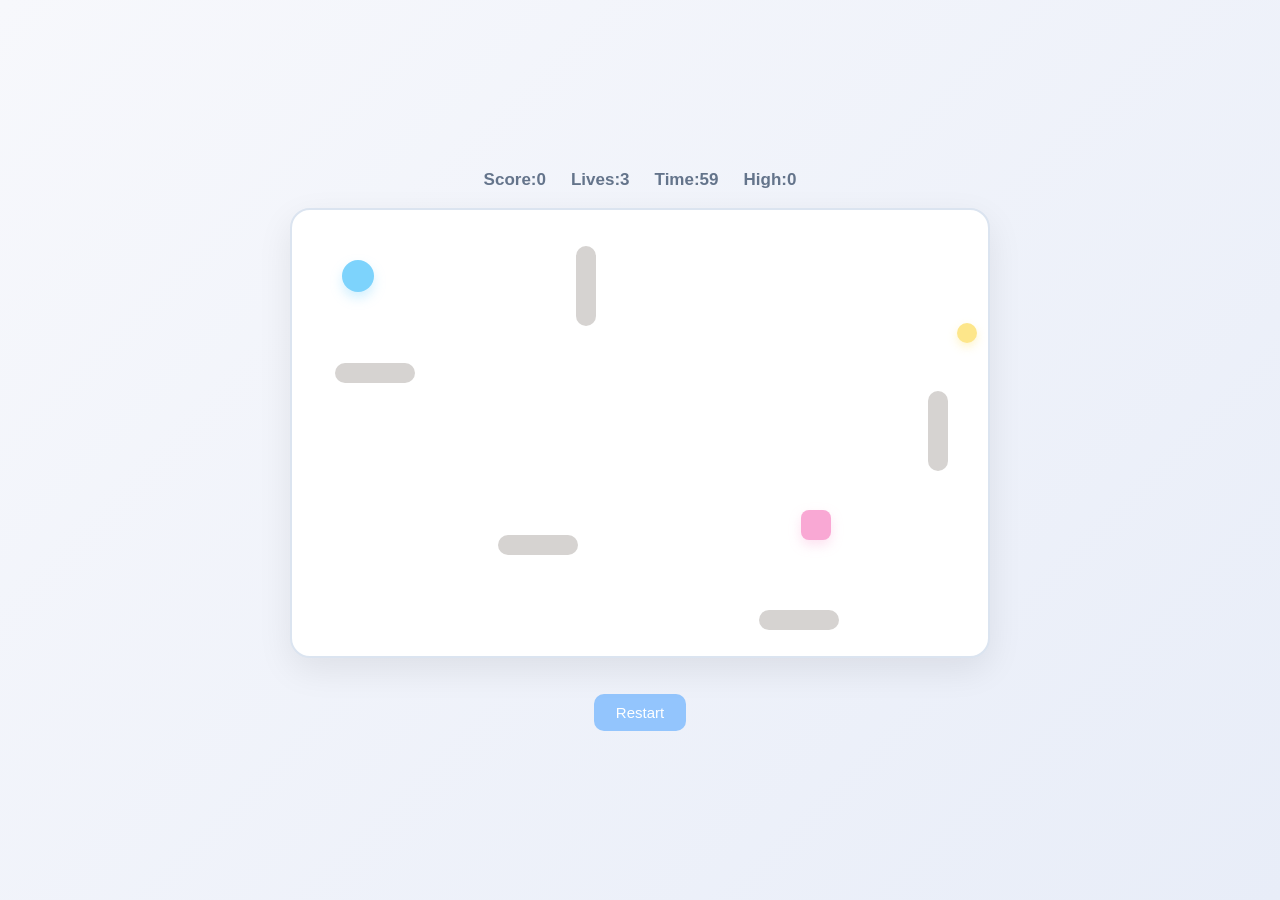
<file: ball/index.html>
<!DOCTYPE html>
<html lang="en">
<head>
    <meta charset="UTF-8">
    <meta name="viewport" content="width=device-width, initial-scale=1.0">
    <title>Ball</title>
    <link rel="stylesheet" href="style.css">
</head>
<body>
    <body>
    <div id="wrap">
      <div id="hud">
        <span id="s">Score:0</span><span id="l">Lives:3</span
        ><span id="t">Time:60</span><span id="h">High:0</span>
      </div>
      <div id="game">
        <div id="player"></div>
        <div class="enemy" id="e"></div>
        <div class="coin" id="c"></div>
      </div>
      <div id="msg"></div>
      <button onclick="location.reload()">Restart</button>
    </div>

    <script src="script.js"></script>
</body>
</html>
</file>
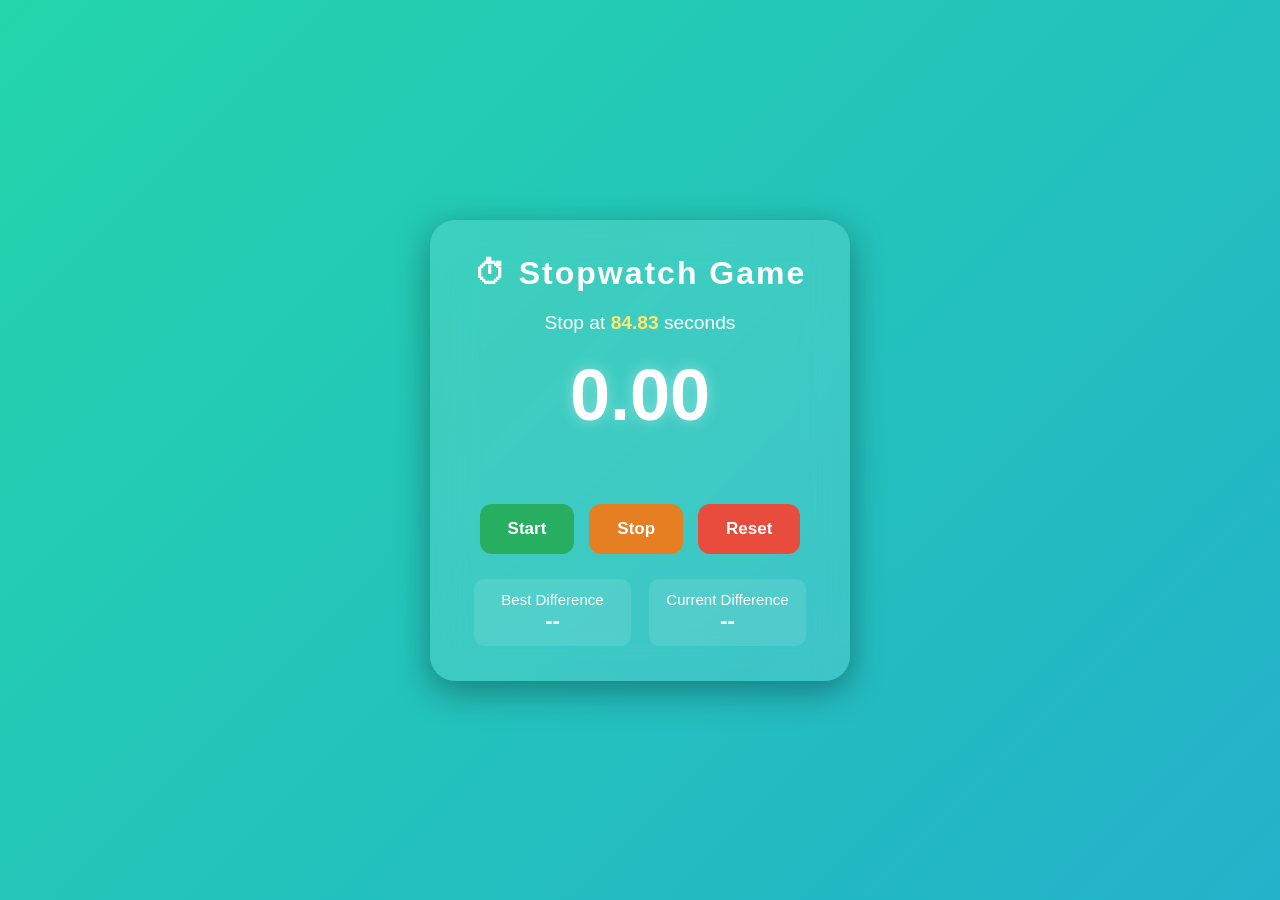
<file: stopwatch.html>
<!doctype html>
<html lang="en">
  <head>
    <meta charset="UTF-8" />
    <meta name="viewport" content="width=device-width, initial-scale=1.0" />
    <title>Reaction Stopwatch</title>

    <style>
      * {
        margin: 0;
        padding: 0;
        box-sizing: border-box;
        font-family: Arial, Helvetica, sans-serif;
      }

      body {
        height: 100vh;
        display: flex;
        justify-content: center;
        align-items: center;
        background: linear-gradient(-45deg, #667eea, #764ba2, #23a6d5, #23d5ab);
        background-size: 400% 400%;
        animation: bg 10s ease infinite;
      }

      @keyframes bg {
        0% {
          background-position: 0% 50%;
        }
        50% {
          background-position: 100% 50%;
        }
        100% {
          background-position: 0% 50%;
        }
      }

      .container {
        width: 420px;
        padding: 35px;
        border-radius: 25px;
        background: rgba(255, 255, 255, 0.12);
        backdrop-filter: blur(20px);
        color: white;
        text-align: center;
        box-shadow: 0 10px 35px rgba(0, 0, 0, 0.35);
      }

      h1 {
        margin-bottom: 20px;
        letter-spacing: 2px;
      }

      .target {
        font-size: 1.2rem;
        margin-bottom: 20px;
      }

      .target span {
        color: #ffe66d;
        font-weight: bold;
      }

      .timer {
        font-size: 72px;
        font-weight: bold;
        margin: 20px 0;
        text-shadow: 0 0 15px rgba(255, 255, 255, 0.4);
      }

      .message {
        height: 28px;
        margin-bottom: 20px;
        font-size: 18px;
        font-weight: bold;
      }

      .buttons {
        display: flex;
        justify-content: center;
        gap: 15px;
        flex-wrap: wrap;
      }

      button {
        border: none;
        padding: 15px 28px;
        border-radius: 12px;
        font-size: 17px;
        cursor: pointer;
        transition: 0.25s;
        color: white;
        font-weight: bold;
      }

      button:hover {
        transform: translateY(-3px) scale(1.05);
      }

      #start {
        background: #27ae60;
      }

      #stop {
        background: #e67e22;
      }

      #reset {
        background: #e74c3c;
      }

      .stats {
        margin-top: 25px;
        display: flex;
        justify-content: space-around;
        font-size: 15px;
      }

      .stats div {
        background: rgba(255, 255, 255, 0.1);
        padding: 12px;
        border-radius: 10px;
        width: 45%;
      }
    </style>
  </head>

  <body>
    <div class="container">
      <h1>⏱ Stopwatch Game</h1>

      <div class="target">Stop at <span id="stopValue"></span> seconds</div>

      <div class="timer" id="Value">0.00</div>

      <div class="message" id="message"></div>

      <div class="buttons">
        <button id="start">Start</button>
        <button id="stop">Stop</button>
        <button id="reset">Reset</button>
      </div>

      <div class="stats">
        <div>
          Best Difference
          <h2 id="best">--</h2>
        </div>

        <div>
          Current Difference
          <h2 id="diff">--</h2>
        </div>
      </div>
    </div>

    <script>
      const stopValue = document.getElementById("stopValue");
      const Value = document.getElementById("Value");
      const start = document.getElementById("start");
      const stop = document.getElementById("stop");
      const reset = document.getElementById("reset");
      const message = document.getElementById("message");
      const diff = document.getElementById("diff");
      const best = document.getElementById("best");

      let count = 0;
      let interval = null;
      let target = 0;
      let bestScore = Infinity;

      function format(v) {
        return (v / 100).toFixed(2);
      }

      function newTarget() {
        target = Math.floor(Math.random() * 9901) + 100;
        stopValue.textContent = format(target);
      }

      newTarget();

      function updateDisplay() {
        Value.textContent = format(count);
      }

      function startTimer() {
        if (interval) return;

        interval = setInterval(() => {
          count++;
          updateDisplay();
        }, 10);
      }

      start.onclick = () => {
        startTimer();
      };

      stop.onclick = () => {
        if (!interval) return;

        clearInterval(interval);
        interval = null;

        const difference = Math.abs(target - count);

        diff.textContent = format(difference);

        if (difference < bestScore) {
          bestScore = difference;
          best.textContent = format(bestScore);
        }

        if (difference === 0) {
          message.textContent = "🏆 PERFECT!";
          message.style.color = "#2ecc71";
        } else if (difference <= 5) {
          message.textContent = "🔥 Amazing!";
          message.style.color = "#2ecc71";
        } else if (difference <= 15) {
          message.textContent = "👏 Great!";
          message.style.color = "#f1c40f";
        } else if (difference <= 30) {
          message.textContent = "🙂 Good!";
          message.style.color = "#f39c12";
        } else {
          message.textContent = "❌ Try Again!";
          message.style.color = "#ff6b6b";
        }
      };

      reset.onclick = () => {
        clearInterval(interval);
        interval = null;

        count = 0;

        updateDisplay();

        message.textContent = "";
        diff.textContent = "--";

        newTarget();
      };
    </script>
  </body>
</html>
</file>
<file: ball/style.css>
*{
    box-sizing:border-box;
}

body{
    margin:0;
    font-family:Segoe UI, Arial, sans-serif;
    background:linear-gradient(135deg,#f7f8fc,#e8edf8);
    display:flex;
    justify-content:center;
    align-items:center;
    height:100vh;
    color:#4b5563;
}

#wrap{
    display:flex;
    flex-direction:column;
    align-items:center;
    gap:18px;
}

#hud{
    display:flex;
    gap:25px;
    font-size:17px;
    font-weight:600;
    color:#64748b;
}

#game{
    width:700px;
    height:450px;
    position:relative;
    overflow:hidden;

    background:#ffffff;
    border:2px solid #dbe4f0;
    border-radius:20px;

    box-shadow:
        0 12px 35px rgba(0,0,0,.08);
}

#player{
    position:absolute;
    width:32px;
    height:32px;
    border-radius:50%;

    background:#7dd3fc;
    box-shadow:
        0 6px 12px rgba(125,211,252,.35);
}

.coin{
    position:absolute;
    width:20px;
    height:20px;
    border-radius:50%;

    background:#fde68a;
    box-shadow:
        0 4px 10px rgba(253,230,138,.45);
}

.enemy{
    position:absolute;
    width:30px;
    height:30px;
    border-radius:8px;

    background:#f9a8d4;
    box-shadow:
        0 5px 12px rgba(249,168,212,.35);
}

.ob{
    position:absolute;
    border-radius:10px;
    background:#d6d3d1;
}

#msg{
    font-size:24px;
    font-weight:600;
    color:#475569;
}

button{
    padding:10px 22px;
    border:none;
    border-radius:10px;

    background:#93c5fd;
    color:white;
    font-size:15px;
    cursor:pointer;

    transition:.25s;
}

button:hover{
    background:#60a5fa;
    transform:translateY(-2px);
}

button:active{
    transform:scale(.98);
}
</file>
